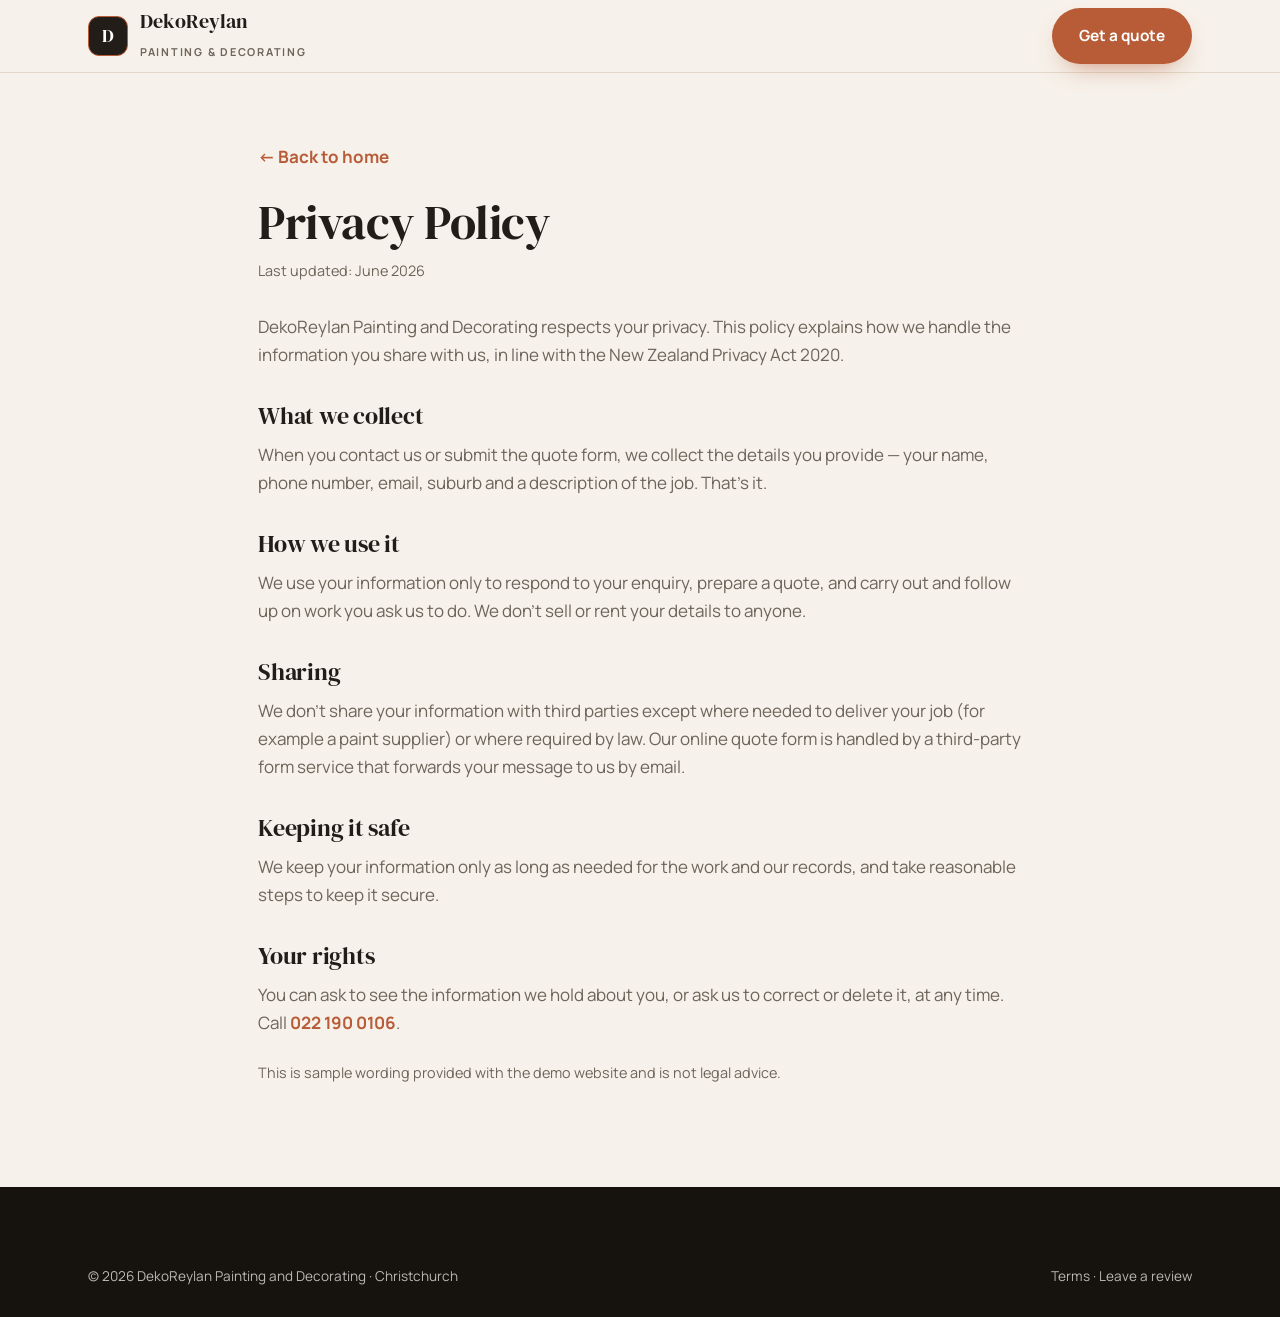
<file: privacy.html>
<!DOCTYPE html>
<html lang="en-NZ">
<head>
<meta charset="UTF-8">
<meta name="viewport" content="width=device-width, initial-scale=1.0">
<title>Privacy Policy | DekoReylan Painting and Decorating</title>
<link rel="preconnect" href="https://fonts.googleapis.com">
<link rel="preconnect" href="https://fonts.gstatic.com" crossorigin>
<link href="https://fonts.googleapis.com/css2?family=DM+Serif+Display:ital@0;1&family=Manrope:wght@400;500;600;700;800&display=swap" rel="stylesheet">
<link rel="stylesheet" href="styles.css">
<link rel="icon" href="data:image/svg+xml,%3Csvg xmlns='http://www.w3.org/2000/svg' viewBox='0 0 100 100'%3E%3Crect width='100' height='100' rx='22' fill='%23221d18'/%3E%3Ctext x='50' y='70' font-family='Georgia,serif' font-size='58' fill='%23b85c38' text-anchor='middle'%3ED%3C/text%3E%3C/svg%3E">
</head>
<body>
<header class="nav">
  <div class="wrap nav-inner">
    <a class="brand" href="index.html">
      <span class="brand-mark">D</span>
      <span><span class="brand-name">DekoReylan</span><br><span class="brand-sub">Painting &amp; Decorating</span></span>
    </a>
    <div class="nav-cta"><a class="btn btn-primary" href="index.html#contact">Get a quote</a></div>
  </div>
</header>

<div class="subpage">
  <a class="back" href="index.html">← Back to home</a>
  <h1>Privacy Policy</h1>
  <p class="meta">Last updated: June 2026</p>
  <p>DekoReylan Painting and Decorating respects your privacy. This policy explains how we handle the information you share with us, in line with the New Zealand Privacy Act 2020.</p>

  <h2>What we collect</h2>
  <p>When you contact us or submit the quote form, we collect the details you provide — your name, phone number, email, suburb and a description of the job. That's it.</p>

  <h2>How we use it</h2>
  <p>We use your information only to respond to your enquiry, prepare a quote, and carry out and follow up on work you ask us to do. We don't sell or rent your details to anyone.</p>

  <h2>Sharing</h2>
  <p>We don't share your information with third parties except where needed to deliver your job (for example a paint supplier) or where required by law. Our online quote form is handled by a third-party form service that forwards your message to us by email.</p>

  <h2>Keeping it safe</h2>
  <p>We keep your information only as long as needed for the work and our records, and take reasonable steps to keep it secure.</p>

  <h2>Your rights</h2>
  <p>You can ask to see the information we hold about you, or ask us to correct or delete it, at any time. Call <a href="tel:+64221900106" style="color:var(--clay);font-weight:700;">022 190 0106</a>.</p>

  <p style="margin-top:24px;font-size:0.9rem;">This is sample wording provided with the demo website and is not legal advice.</p>
</div>

<footer class="footer">
  <div class="wrap">
    <div class="footer-bottom" style="border:0;">
      <span>© <span id="yr">2026</span> DekoReylan Painting and Decorating · Christchurch</span>
      <span><a href="terms.html">Terms</a> · <a href="review.html">Leave a review</a></span>
    </div>
  </div>
</footer>
<script src="main.js"></script>
</body>
</html>
</file>
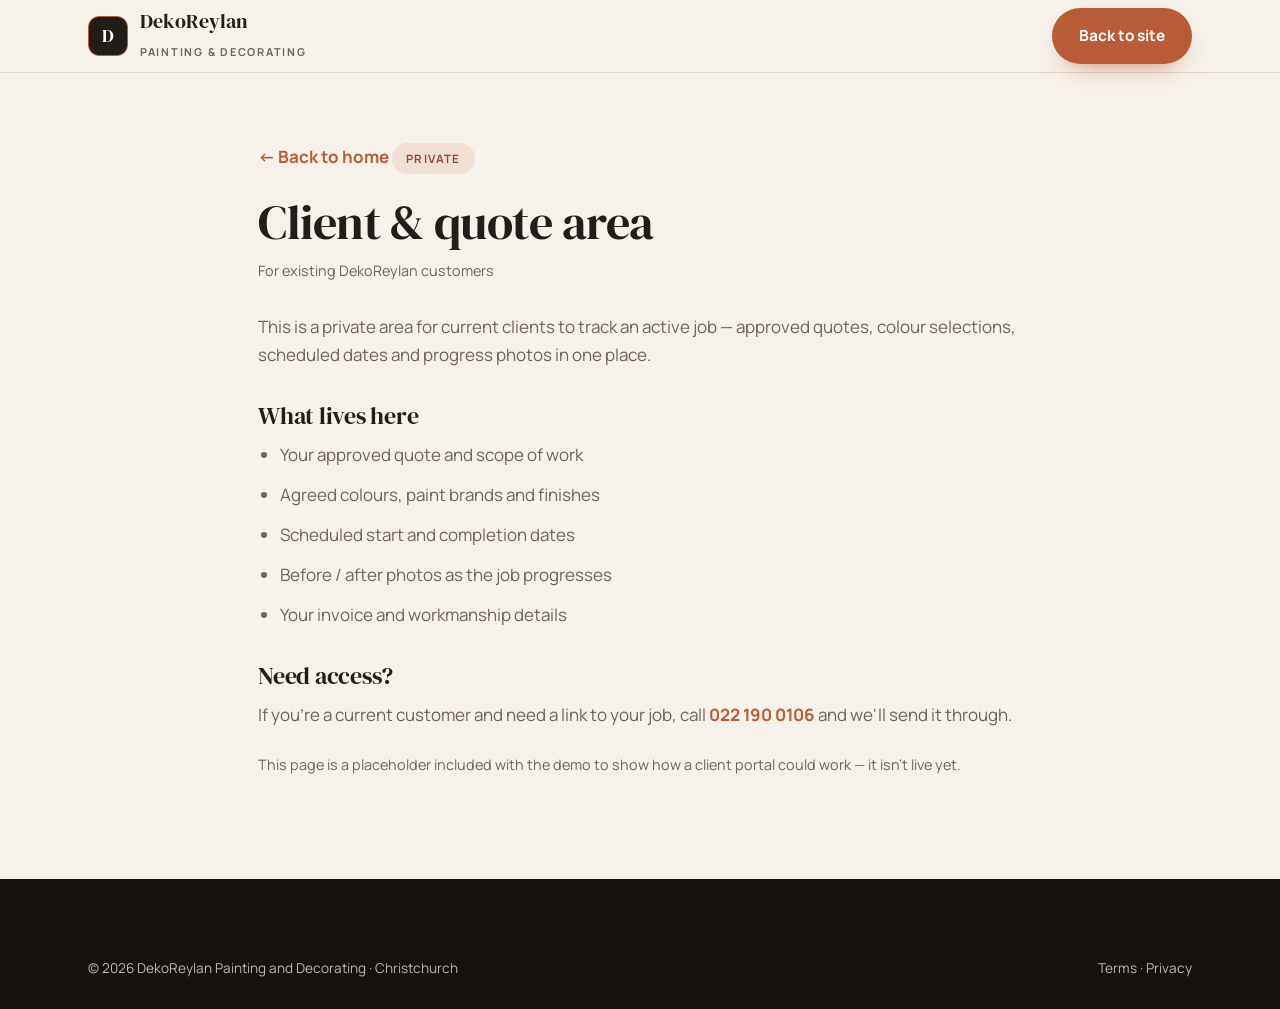
<file: private.html>
<!DOCTYPE html>
<html lang="en-NZ">
<head>
<meta charset="UTF-8">
<meta name="viewport" content="width=device-width, initial-scale=1.0">
<meta name="robots" content="noindex, nofollow">
<title>Client Area | DekoReylan Painting and Decorating</title>
<link rel="preconnect" href="https://fonts.googleapis.com">
<link rel="preconnect" href="https://fonts.gstatic.com" crossorigin>
<link href="https://fonts.googleapis.com/css2?family=DM+Serif+Display:ital@0;1&family=Manrope:wght@400;500;600;700;800&display=swap" rel="stylesheet">
<link rel="stylesheet" href="styles.css">
<link rel="icon" href="data:image/svg+xml,%3Csvg xmlns='http://www.w3.org/2000/svg' viewBox='0 0 100 100'%3E%3Crect width='100' height='100' rx='22' fill='%23221d18'/%3E%3Ctext x='50' y='70' font-family='Georgia,serif' font-size='58' fill='%23b85c38' text-anchor='middle'%3ED%3C/text%3E%3C/svg%3E">
</head>
<body>
<header class="nav">
  <div class="wrap nav-inner">
    <a class="brand" href="index.html">
      <span class="brand-mark">D</span>
      <span><span class="brand-name">DekoReylan</span><br><span class="brand-sub">Painting &amp; Decorating</span></span>
    </a>
    <div class="nav-cta"><a class="btn btn-primary" href="index.html">Back to site</a></div>
  </div>
</header>

<div class="subpage">
  <a class="back" href="index.html">← Back to home</a>
  <span class="badge">Private</span>
  <h1>Client &amp; quote area</h1>
  <p class="meta">For existing DekoReylan customers</p>
  <p>This is a private area for current clients to track an active job — approved quotes, colour selections, scheduled dates and progress photos in one place.</p>
  <h2>What lives here</h2>
  <ul>
    <li>Your approved quote and scope of work</li>
    <li>Agreed colours, paint brands and finishes</li>
    <li>Scheduled start and completion dates</li>
    <li>Before / after photos as the job progresses</li>
    <li>Your invoice and workmanship details</li>
  </ul>
  <h2>Need access?</h2>
  <p>If you're a current customer and need a link to your job, call <a href="tel:+64221900106" style="color:var(--clay);font-weight:700;">022 190 0106</a> and we'll send it through.</p>
  <p style="margin-top:24px;font-size:0.9rem;">This page is a placeholder included with the demo to show how a client portal could work — it isn't live yet.</p>
</div>

<footer class="footer">
  <div class="wrap">
    <div class="footer-bottom" style="border:0;">
      <span>© <span id="yr">2026</span> DekoReylan Painting and Decorating · Christchurch</span>
      <span><a href="terms.html">Terms</a> · <a href="privacy.html">Privacy</a></span>
    </div>
  </div>
</footer>
<script src="main.js"></script>
</body>
</html>
</file>
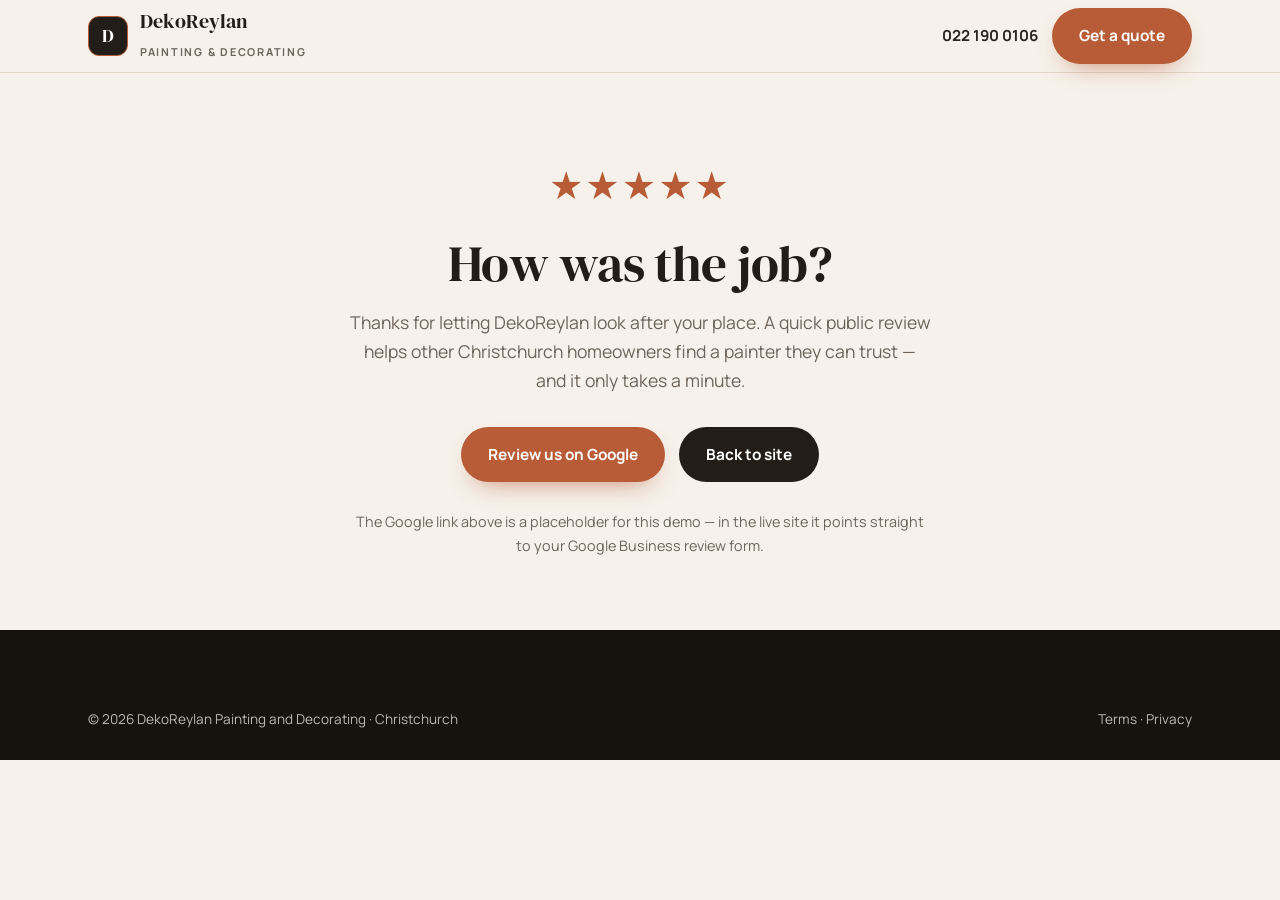
<file: review.html>
<!DOCTYPE html>
<html lang="en-NZ">
<head>
<meta charset="UTF-8">
<meta name="viewport" content="width=device-width, initial-scale=1.0">
<title>Leave a Review | DekoReylan Painting and Decorating</title>
<meta name="description" content="Leave a review for DekoReylan Painting and Decorating, Christchurch painters and decorators.">
<link rel="preconnect" href="https://fonts.googleapis.com">
<link rel="preconnect" href="https://fonts.gstatic.com" crossorigin>
<link href="https://fonts.googleapis.com/css2?family=DM+Serif+Display:ital@0;1&family=Manrope:wght@400;500;600;700;800&display=swap" rel="stylesheet">
<link rel="stylesheet" href="styles.css">
<link rel="icon" href="data:image/svg+xml,%3Csvg xmlns='http://www.w3.org/2000/svg' viewBox='0 0 100 100'%3E%3Crect width='100' height='100' rx='22' fill='%23221d18'/%3E%3Ctext x='50' y='70' font-family='Georgia,serif' font-size='58' fill='%23b85c38' text-anchor='middle'%3ED%3C/text%3E%3C/svg%3E">
</head>
<body>
<header class="nav">
  <div class="wrap nav-inner">
    <a class="brand" href="index.html">
      <span class="brand-mark">D</span>
      <span><span class="brand-name">DekoReylan</span><br><span class="brand-sub">Painting &amp; Decorating</span></span>
    </a>
    <div class="nav-cta">
      <a class="nav-phone" href="tel:+64221900106">022 190 0106</a>
      <a class="btn btn-primary" href="index.html#contact">Get a quote</a>
    </div>
  </div>
</header>

<div class="review-hero">
  <div class="stars">★★★★★</div>
  <h1>How was the job?</h1>
  <p>Thanks for letting DekoReylan look after your place. A quick public review helps other Christchurch homeowners find a painter they can trust — and it only takes a minute.</p>
  <div class="review-actions">
    <a class="btn btn-primary" href="https://www.google.com/search?q=DekoReylan+Painting+and+Decorating+Christchurch+reviews" target="_blank" rel="noopener">Review us on Google</a>
    <a class="btn btn-dark" href="index.html">Back to site</a>
  </div>
  <p style="margin-top:28px; font-size:0.9rem;">The Google link above is a placeholder for this demo — in the live site it points straight to your Google Business review form.</p>
</div>

<footer class="footer">
  <div class="wrap">
    <div class="footer-bottom" style="border:0;">
      <span>© <span id="yr">2026</span> DekoReylan Painting and Decorating · Christchurch</span>
      <span><a href="terms.html">Terms</a> · <a href="privacy.html">Privacy</a></span>
    </div>
  </div>
</footer>
<script src="main.js"></script>
</body>
</html>
</file>
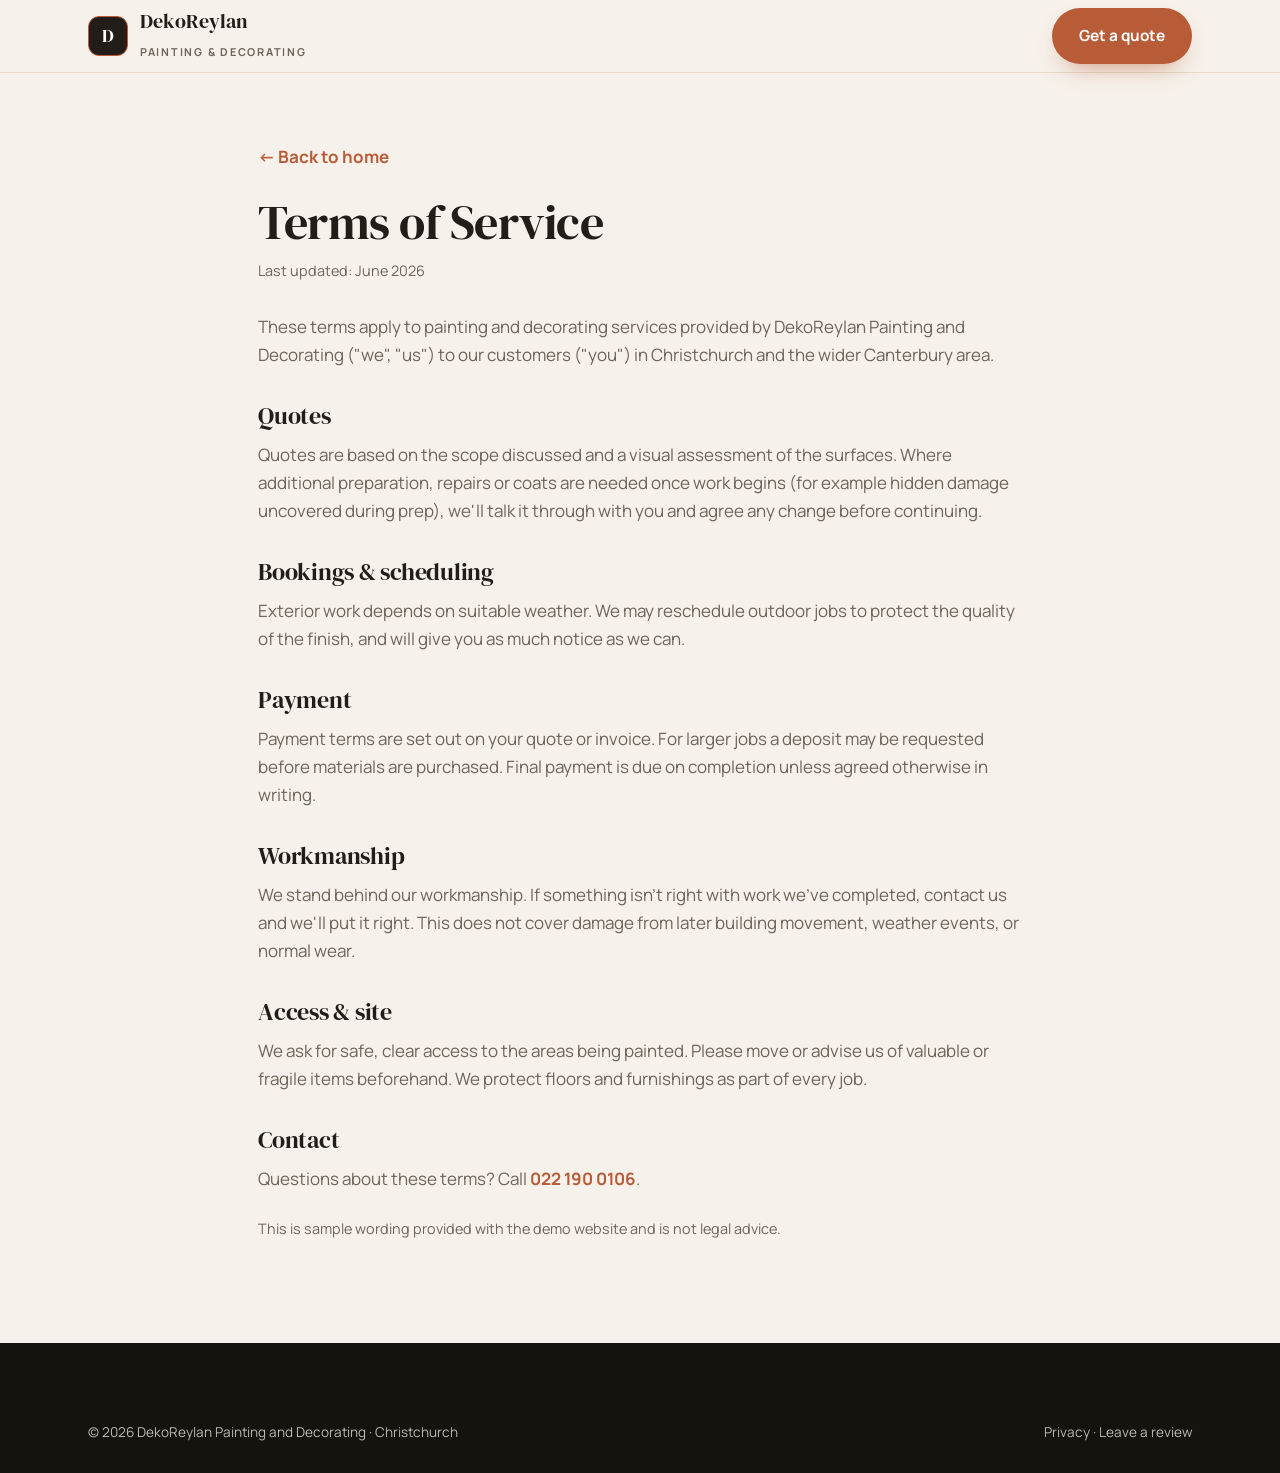
<file: terms.html>
<!DOCTYPE html>
<html lang="en-NZ">
<head>
<meta charset="UTF-8">
<meta name="viewport" content="width=device-width, initial-scale=1.0">
<title>Terms of Service | DekoReylan Painting and Decorating</title>
<link rel="preconnect" href="https://fonts.googleapis.com">
<link rel="preconnect" href="https://fonts.gstatic.com" crossorigin>
<link href="https://fonts.googleapis.com/css2?family=DM+Serif+Display:ital@0;1&family=Manrope:wght@400;500;600;700;800&display=swap" rel="stylesheet">
<link rel="stylesheet" href="styles.css">
<link rel="icon" href="data:image/svg+xml,%3Csvg xmlns='http://www.w3.org/2000/svg' viewBox='0 0 100 100'%3E%3Crect width='100' height='100' rx='22' fill='%23221d18'/%3E%3Ctext x='50' y='70' font-family='Georgia,serif' font-size='58' fill='%23b85c38' text-anchor='middle'%3ED%3C/text%3E%3C/svg%3E">
</head>
<body>
<header class="nav">
  <div class="wrap nav-inner">
    <a class="brand" href="index.html">
      <span class="brand-mark">D</span>
      <span><span class="brand-name">DekoReylan</span><br><span class="brand-sub">Painting &amp; Decorating</span></span>
    </a>
    <div class="nav-cta"><a class="btn btn-primary" href="index.html#contact">Get a quote</a></div>
  </div>
</header>

<div class="subpage">
  <a class="back" href="index.html">← Back to home</a>
  <h1>Terms of Service</h1>
  <p class="meta">Last updated: June 2026</p>
  <p>These terms apply to painting and decorating services provided by DekoReylan Painting and Decorating ("we", "us") to our customers ("you") in Christchurch and the wider Canterbury area.</p>

  <h2>Quotes</h2>
  <p>Quotes are based on the scope discussed and a visual assessment of the surfaces. Where additional preparation, repairs or coats are needed once work begins (for example hidden damage uncovered during prep), we'll talk it through with you and agree any change before continuing.</p>

  <h2>Bookings &amp; scheduling</h2>
  <p>Exterior work depends on suitable weather. We may reschedule outdoor jobs to protect the quality of the finish, and will give you as much notice as we can.</p>

  <h2>Payment</h2>
  <p>Payment terms are set out on your quote or invoice. For larger jobs a deposit may be requested before materials are purchased. Final payment is due on completion unless agreed otherwise in writing.</p>

  <h2>Workmanship</h2>
  <p>We stand behind our workmanship. If something isn't right with work we've completed, contact us and we'll put it right. This does not cover damage from later building movement, weather events, or normal wear.</p>

  <h2>Access &amp; site</h2>
  <p>We ask for safe, clear access to the areas being painted. Please move or advise us of valuable or fragile items beforehand. We protect floors and furnishings as part of every job.</p>

  <h2>Contact</h2>
  <p>Questions about these terms? Call <a href="tel:+64221900106" style="color:var(--clay);font-weight:700;">022 190 0106</a>.</p>

  <p style="margin-top:24px;font-size:0.9rem;">This is sample wording provided with the demo website and is not legal advice.</p>
</div>

<footer class="footer">
  <div class="wrap">
    <div class="footer-bottom" style="border:0;">
      <span>© <span id="yr">2026</span> DekoReylan Painting and Decorating · Christchurch</span>
      <span><a href="privacy.html">Privacy</a> · <a href="review.html">Leave a review</a></span>
    </div>
  </div>
</footer>
<script src="main.js"></script>
</body>
</html>
</file>
<file: styles.css>
/* DekoReylan Painting and Decorating — Crafted archetype
   Fonts: DM Serif Display (display) + Manrope (body)
   Palette: warm bone/cream, warm charcoal anchor, clay accent */

:root {
  --bone: #f6f1ea;
  --bone-2: #efe6d9;
  --cream: #fbf8f3;
  --ink: #221d18;
  --ink-2: #2b2520;
  --muted: #6d645a;
  --line: #e3d8c8;
  --clay: #b85c38;
  --clay-dark: #9c4a2b;
  --white: #ffffff;
  --radius: 14px;
  --shadow: 0 18px 48px -28px rgba(34, 29, 24, 0.55);
  --maxw: 1160px;
  --img-filter: saturate(0.82) contrast(1.04) brightness(0.98);
}

* { box-sizing: border-box; margin: 0; padding: 0; }

html { scroll-behavior: smooth; }

body {
  font-family: "Manrope", system-ui, sans-serif;
  color: var(--ink-2);
  background: var(--bone);
  line-height: 1.65;
  font-size: 17px;
  -webkit-font-smoothing: antialiased;
  text-rendering: optimizeLegibility;
}

h1, h2, h3, h4 {
  font-family: "DM Serif Display", Georgia, serif;
  font-weight: 400;
  line-height: 1.08;
  color: var(--ink);
  letter-spacing: -0.01em;
}

a { color: inherit; text-decoration: none; }
img { display: block; max-width: 100%; }

.wrap { max-width: var(--maxw); margin: 0 auto; padding: 0 28px; }

.eyebrow {
  font-family: "Manrope", sans-serif;
  font-weight: 700;
  font-size: 0.78rem;
  letter-spacing: 0.18em;
  text-transform: uppercase;
  color: var(--clay);
  margin-bottom: 18px;
}

.btn {
  display: inline-flex;
  align-items: center;
  gap: 9px;
  font-family: "Manrope", sans-serif;
  font-weight: 700;
  font-size: 0.96rem;
  padding: 14px 26px;
  border-radius: 999px;
  border: 1.5px solid transparent;
  cursor: pointer;
  transition: transform .2s ease, background .2s ease, color .2s ease, box-shadow .2s ease;
  white-space: nowrap;
}
.btn-primary { background: var(--clay); color: #fff; box-shadow: 0 12px 26px -14px rgba(184,92,56,.8); }
.btn-primary:hover { background: var(--clay-dark); transform: translateY(-2px); }
.btn-ghost { background: transparent; border-color: rgba(255,255,255,.55); color: #fff; }
.btn-ghost:hover { background: rgba(255,255,255,.12); transform: translateY(-2px); }
.btn-dark { background: var(--ink); color: #fff; }
.btn-dark:hover { background: #000; transform: translateY(-2px); }

/* ---------- NAV ---------- */
.nav {
  position: sticky; top: 0; z-index: 50;
  background: rgba(246,241,234,.86);
  backdrop-filter: blur(12px);
  border-bottom: 1px solid var(--line);
}
.nav-inner { display: flex; align-items: center; justify-content: space-between; height: 72px; }
.brand { display: flex; align-items: center; gap: 12px; }
.brand-mark {
  width: 40px; height: 40px; border-radius: 11px;
  background: var(--ink); color: #fff;
  display: grid; place-items: center;
  font-family: "DM Serif Display", serif; font-size: 1.15rem;
  border: 1.5px solid var(--clay);
}
.brand-name { font-family: "DM Serif Display", serif; font-size: 1.22rem; color: var(--ink); line-height: 1; }
.brand-sub { font-size: 0.68rem; letter-spacing: 0.16em; text-transform: uppercase; color: var(--muted); font-weight: 700; }
.nav-links { display: flex; align-items: center; gap: 30px; }
.nav-links a.lnk { font-weight: 600; font-size: 0.95rem; color: var(--ink-2); }
.nav-links a.lnk:hover { color: var(--clay); }
.nav-cta { display: flex; align-items: center; gap: 14px; }
.nav-phone { font-weight: 700; font-size: 0.95rem; }
.nav-toggle { display: none; background: none; border: 0; font-size: 1.5rem; cursor: pointer; color: var(--ink); }
@media (max-width: 880px) {
  .nav-links { display: none; }
  .nav-phone { display: none; }
}

/* ---------- HERO ---------- */
.hero { position: relative; min-height: 90vh; display: flex; align-items: flex-end; background: var(--ink); overflow: hidden; }
.hero-slides { position: absolute; inset: 0; }
.hero-slide {
  position: absolute; inset: 0;
  background-size: cover; background-position: center;
  filter: var(--img-filter);
  opacity: 0; transition: opacity 1.6s ease-in-out;
}
.hero-slide.active { opacity: 1; }
.hero::after {
  content: ""; position: absolute; inset: 0;
  background: linear-gradient(180deg, rgba(34,29,24,.42) 0%, rgba(34,29,24,.55) 55%, rgba(34,29,24,.78) 100%);
}
.hero-content { position: relative; z-index: 2; padding: 0 0 78px; max-width: 760px; }
.hero .eyebrow { color: #f1c4a8; }
.hero h1 { color: #fff; font-size: clamp(2.6rem, 6vw, 4.5rem); margin-bottom: 22px; }
.hero p.lead { color: rgba(255,255,255,.9); font-size: 1.18rem; max-width: 560px; margin-bottom: 32px; }
.hero-actions { display: flex; gap: 14px; flex-wrap: wrap; }
@media (max-width: 880px){ .hero-content { padding-bottom: 54px; } }

/* ---------- SECTIONS ---------- */
section { padding: 96px 0; }
.sec-bone { background: var(--bone); }
.sec-cream { background: var(--cream); }
.sec-2 { background: var(--bone-2); }
.sec-head { max-width: 620px; margin-bottom: 54px; }
.sec-head.center { margin-left: auto; margin-right: auto; text-align: center; }
.sec-head h2 { font-size: clamp(2rem, 4vw, 2.9rem); margin-bottom: 16px; }
.sec-head p { color: var(--muted); font-size: 1.08rem; }

/* ---------- TRUST STRIP ---------- */
.trust { background: var(--ink); color: #fff; padding: 0; }
.trust-grid { display: grid; grid-template-columns: repeat(3,1fr); }
.trust-item { padding: 38px 30px; border-right: 1px solid rgba(255,255,255,.1); display: flex; gap: 18px; align-items: flex-start; }
.trust-item:last-child { border-right: 0; }
.trust-ic { color: var(--clay); flex: 0 0 auto; margin-top: 2px; }
.trust-item h4 { color: #fff; font-family: "Manrope",sans-serif; font-weight: 800; font-size: 1.02rem; margin-bottom: 5px; letter-spacing: -0.01em; }
.trust-item p { color: rgba(255,255,255,.72); font-size: 0.92rem; line-height: 1.5; }
@media (max-width: 760px){ .trust-grid { grid-template-columns: 1fr; } .trust-item { border-right: 0; border-bottom: 1px solid rgba(255,255,255,.1); } }

/* ---------- SERVICES ---------- */
.svc-grid { display: grid; grid-template-columns: repeat(3,1fr); gap: 22px; }
.svc-card {
  background: var(--white); border: 1px solid var(--line); border-radius: var(--radius);
  padding: 34px 30px; transition: transform .25s ease, box-shadow .25s ease, border-color .25s ease;
}
.svc-card:hover { transform: translateY(-5px); box-shadow: var(--shadow); border-color: #d8c7af; }
.svc-ic {
  width: 50px; height: 50px; border-radius: 12px; display: grid; place-items: center;
  background: rgba(184,92,56,.1); color: var(--clay); margin-bottom: 20px;
}
.svc-card h3 { font-size: 1.5rem; margin-bottom: 10px; }
.svc-card p { color: var(--muted); font-size: 0.98rem; }
@media (max-width: 880px){ .svc-grid { grid-template-columns: 1fr; } }

/* ---------- ABOUT ---------- */
.about { display: grid; grid-template-columns: 1fr 1.05fr; gap: 60px; align-items: center; }
.about-media { position: relative; }
.about-media img {
  width: 100%; aspect-ratio: 4/3; object-fit: cover; border-radius: var(--radius);
  filter: var(--img-filter);
}
.corner-tag {
  position: absolute; left: -14px; bottom: -14px;
  background: var(--clay); color: #fff; padding: 16px 22px; border-radius: 12px;
  font-family: "DM Serif Display", serif; font-size: 1.05rem; line-height: 1.2; max-width: 200px;
  box-shadow: var(--shadow);
}
.checklist { list-style: none; margin-top: 26px; display: grid; gap: 14px; }
.checklist li { display: flex; gap: 13px; align-items: flex-start; font-weight: 600; color: var(--ink-2); }
.checklist .tick { color: var(--clay); flex: 0 0 auto; margin-top: 3px; }
.about p { color: var(--muted); margin-bottom: 14px; }
@media (max-width: 880px){ .about { grid-template-columns: 1fr; gap: 44px; } .corner-tag { left: 14px; } }

/* ---------- CREW ---------- */
.crew-grid { display: grid; grid-template-columns: repeat(3,1fr); gap: 22px; }
.crew-card { background: var(--white); border: 1px solid var(--line); border-radius: var(--radius); padding: 32px 28px; text-align: center; }
.avatar {
  width: 78px; height: 78px; border-radius: 50%; margin: 0 auto 18px;
  background: var(--ink); color: #fff; display: grid; place-items: center;
  font-family: "DM Serif Display", serif; font-size: 1.5rem;
  border: 2px solid var(--clay); box-shadow: 0 0 0 6px rgba(184,92,56,.08);
}
.crew-card h3 { font-size: 1.32rem; margin-bottom: 6px; }
.crew-card .role-sub { color: var(--clay); font-weight: 700; font-size: 0.82rem; letter-spacing: 0.08em; text-transform: uppercase; margin-bottom: 12px; }
.crew-card p { color: var(--muted); font-size: 0.93rem; }
.badge {
  display: inline-block; background: rgba(184,92,56,.12); color: var(--clay-dark);
  font-weight: 700; font-size: 0.72rem; letter-spacing: 0.12em; text-transform: uppercase;
  padding: 6px 14px; border-radius: 999px; margin-bottom: 18px;
}
@media (max-width: 880px){ .crew-grid { grid-template-columns: 1fr; } }

/* ---------- REVIEWS ---------- */
.rev-grid { display: grid; grid-template-columns: repeat(2,1fr); gap: 22px; }
.rev-card { background: var(--white); border: 1px solid var(--line); border-radius: var(--radius); padding: 32px 30px; }
.stars { color: var(--clay); letter-spacing: 2px; margin-bottom: 14px; font-size: 1.05rem; }
.rev-card p.quote { font-size: 1.06rem; color: var(--ink-2); margin-bottom: 18px; line-height: 1.6; }
.rev-who { font-weight: 700; }
.rev-where { color: var(--muted); font-size: 0.9rem; }
@media (max-width: 760px){ .rev-grid { grid-template-columns: 1fr; } }

/* ---------- REVIEW FUNNEL BANNER ---------- */
.funnel { background: var(--ink); color: #fff; text-align: center; }
.funnel h2 { color: #fff; font-size: clamp(1.8rem,3.6vw,2.6rem); margin-bottom: 14px; }
.funnel .stars { font-size: 1.6rem; display: block; margin-bottom: 18px; }
.funnel p { color: rgba(255,255,255,.75); max-width: 520px; margin: 0 auto 28px; }

/* ---------- CONTACT ---------- */
.contact { background: var(--ink); color: #fff; }
.contact h2 { color: #fff; }
.contact .sec-head p { color: rgba(255,255,255,.72); }
.contact-grid { display: grid; grid-template-columns: 0.9fr 1.1fr; gap: 54px; align-items: start; }
.contact-info .ci-row { display: flex; gap: 16px; align-items: flex-start; padding: 18px 0; border-bottom: 1px solid rgba(255,255,255,.12); }
.contact-info .ci-ic { color: var(--clay); flex: 0 0 auto; margin-top: 2px; }
.contact-info .ci-label { font-size: 0.78rem; letter-spacing: 0.12em; text-transform: uppercase; color: rgba(255,255,255,.55); font-weight: 700; }
.contact-info .ci-val { font-weight: 700; font-size: 1.1rem; color: #fff; }
.contact-info .ci-val a:hover { color: var(--clay); }
.form { background: var(--cream); border-radius: var(--radius); padding: 34px; }
.form label { display: block; font-weight: 700; font-size: 0.84rem; color: var(--ink); margin-bottom: 7px; }
.field { margin-bottom: 18px; }
.field input, .field textarea, .field select {
  width: 100%; padding: 13px 15px; border: 1.5px solid var(--line); border-radius: 10px;
  font-family: inherit; font-size: 1rem; background: #fff; color: var(--ink-2); transition: border-color .2s ease;
}
.field input:focus, .field textarea:focus, .field select:focus { outline: none; border-color: var(--clay); }
.field textarea { resize: vertical; min-height: 110px; }
.form .row2 { display: grid; grid-template-columns: 1fr 1fr; gap: 16px; }
@media (max-width: 880px){ .contact-grid { grid-template-columns: 1fr; gap: 36px; } .form .row2 { grid-template-columns: 1fr; } }

/* ---------- FOOTER ---------- */
.footer { background: #16120e; color: rgba(255,255,255,.7); padding: 56px 0 30px; }
.footer-top { display: flex; justify-content: space-between; gap: 30px; flex-wrap: wrap; padding-bottom: 30px; border-bottom: 1px solid rgba(255,255,255,.1); }
.footer .brand-name { color: #fff; }
.footer .brand-sub { color: rgba(255,255,255,.5); }
.footer-links { display: flex; gap: 26px; flex-wrap: wrap; align-items: center; }
.footer-links a { font-weight: 600; font-size: 0.92rem; }
.footer-links a:hover { color: var(--clay); }
.footer-bottom { padding-top: 22px; font-size: 0.85rem; display: flex; justify-content: space-between; gap: 16px; flex-wrap: wrap; }

/* ---------- SUBPAGE ---------- */
.subpage { max-width: 820px; margin: 0 auto; padding: 70px 28px 90px; }
.subpage h1 { font-size: clamp(2.2rem,5vw,3rem); margin-bottom: 10px; }
.subpage h2 { font-size: 1.5rem; margin: 34px 0 12px; }
.subpage p, .subpage li { color: var(--muted); margin-bottom: 12px; }
.subpage ul { padding-left: 22px; }
.subpage .back { display: inline-flex; gap: 8px; align-items: center; font-weight: 700; color: var(--clay); margin-bottom: 26px; }
.subpage .meta { color: var(--muted); font-size: 0.9rem; margin-bottom: 30px; }

.review-hero { text-align: center; max-width: 640px; margin: 0 auto; padding: 80px 28px 40px; }
.review-hero .stars { font-size: 2.4rem; color: var(--clay); margin-bottom: 20px; }
.review-hero h1 { font-size: clamp(2.2rem,5vw,3.2rem); margin-bottom: 16px; }
.review-hero p { color: var(--muted); font-size: 1.1rem; margin-bottom: 32px; }
.review-actions { display: flex; gap: 14px; justify-content: center; flex-wrap: wrap; }

@media (prefers-reduced-motion: reduce) {
  .hero-slide { transition: none; }
  html { scroll-behavior: auto; }
}
</file>
